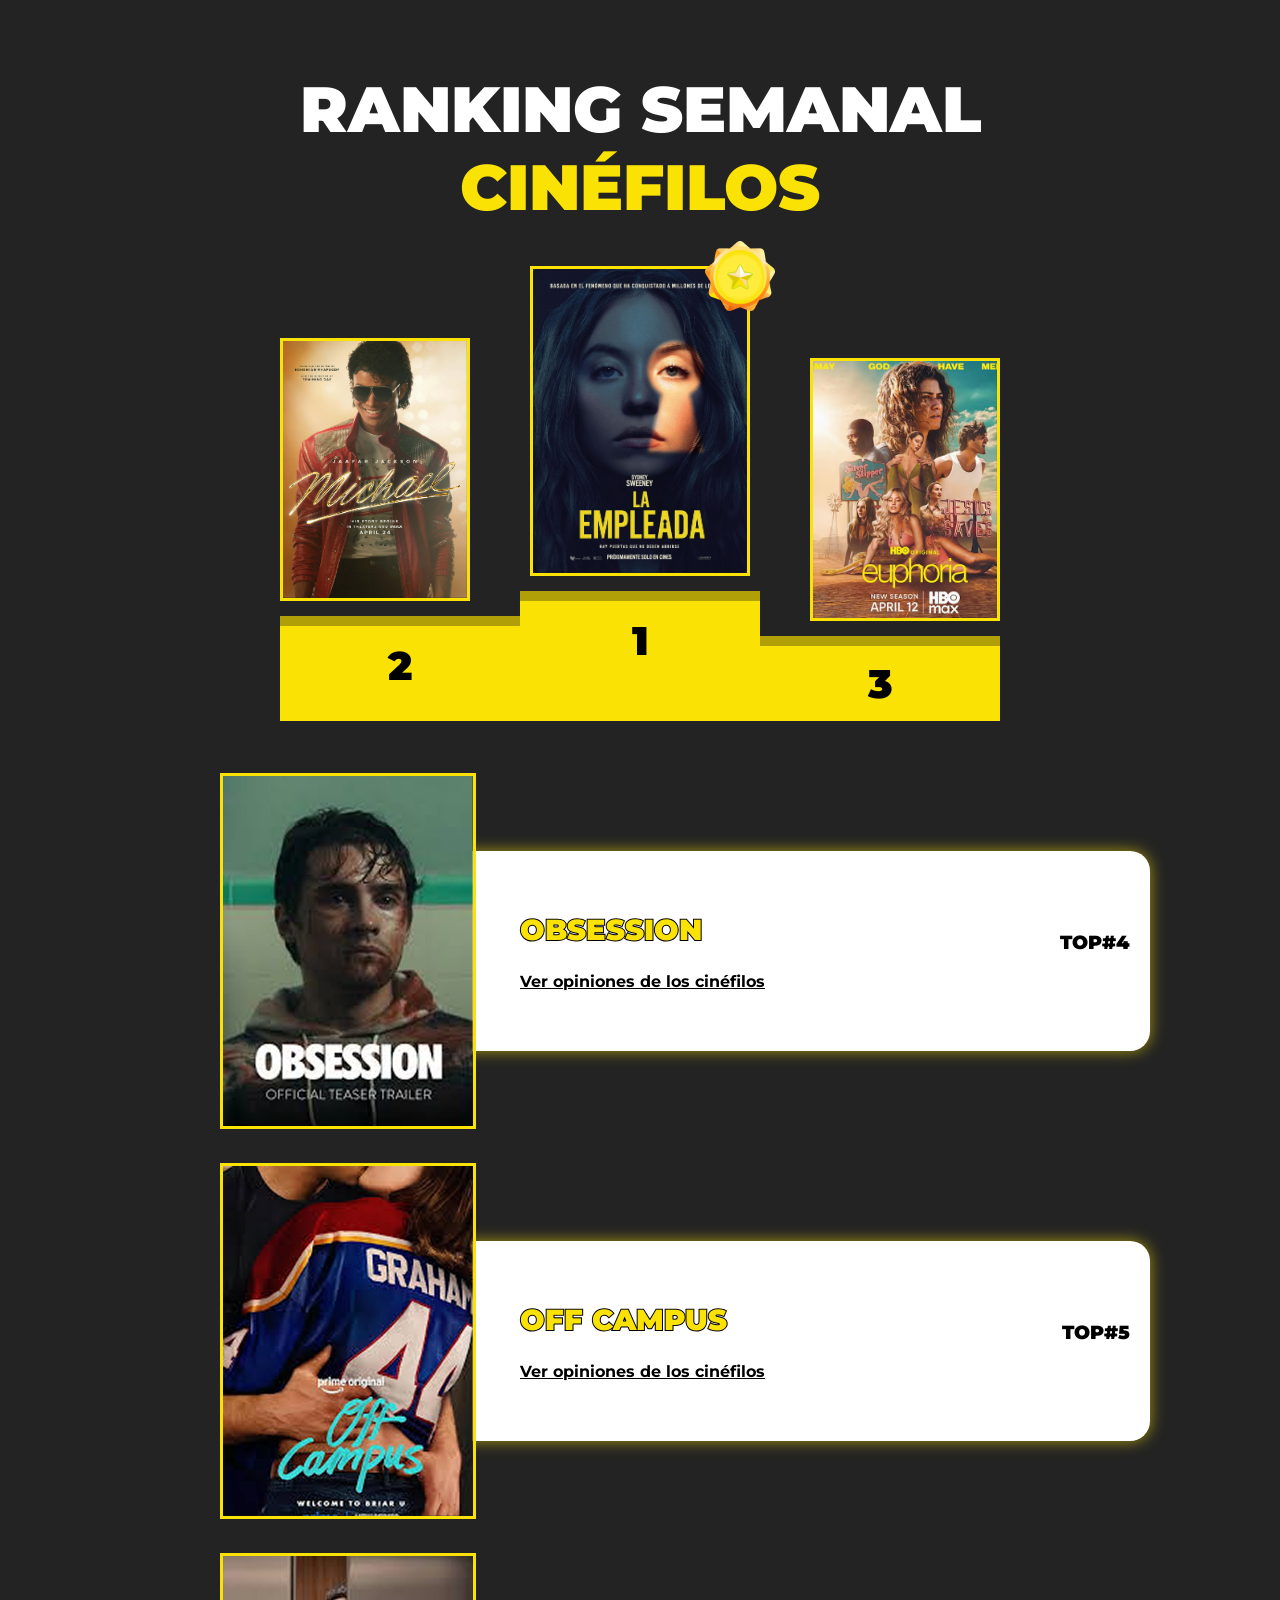
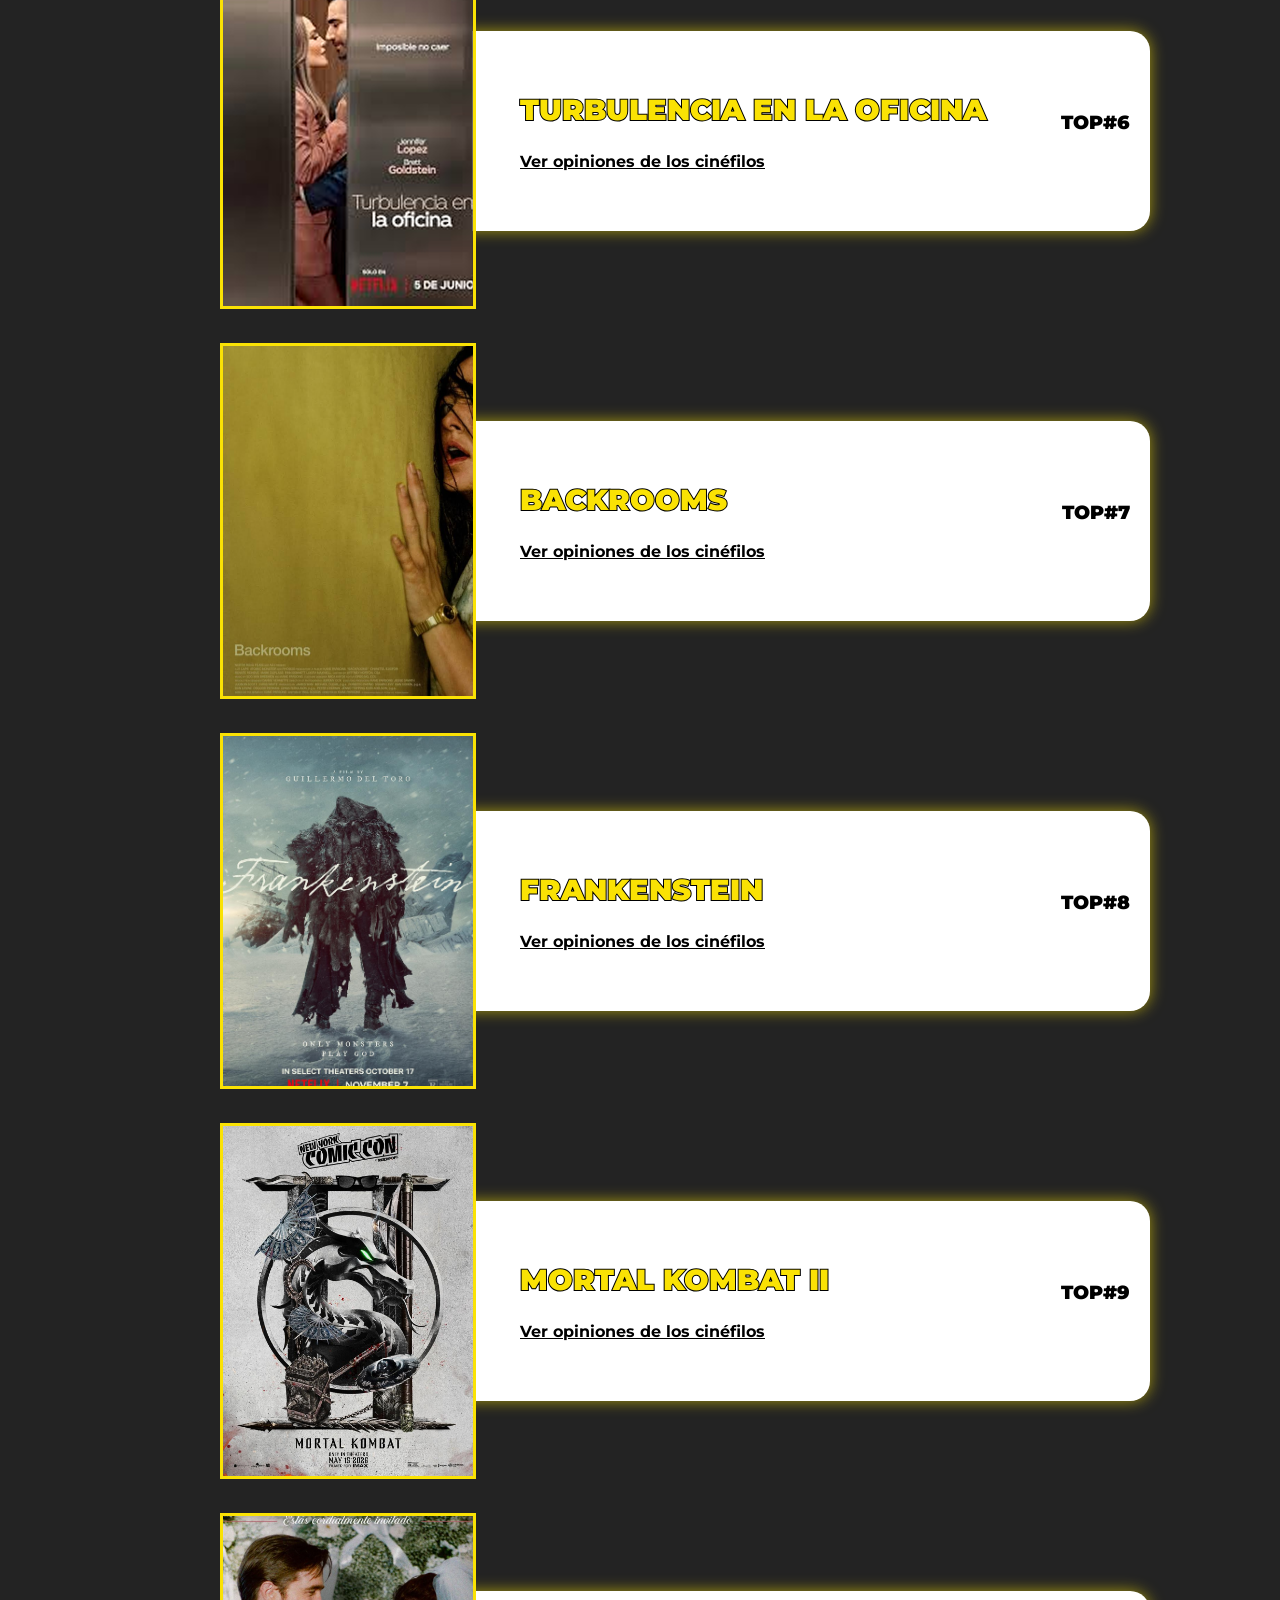
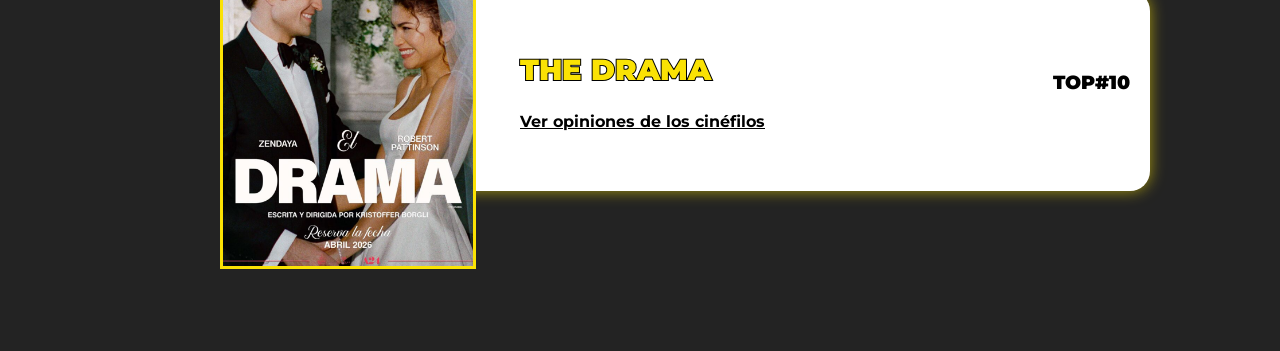
<file: cinefilos!/index.html>
<!DOCTYPE html>
<html lang="es">

<head>
    <meta charset="UTF-8">
    <meta name="viewport" content="width=device-width, initial-scale=1.0">
    <title>Cinéfilos</title>
    <link rel="stylesheet" href="style.css">
    <link href="https://fonts.googleapis.com/css2?family=Poppins:wght@400;600;700&display=swap" rel="stylesheet">
    <link
        href="https://fonts.googleapis.com/css2?family=Montserrat:wght@700&family=Roboto+Slab:wght@400;700&display=swap"
        rel="stylesheet">
</head>

<body>

    <main class="contenedor-rankingsemanal">

        <header class="titulo-sección">
            <h1>RANKING SEMANAL<br><span class="destacado-amarillo">CINÉFILOS</span></h1>

        </header>
        <div class="contenedor-podio">

            <div class="bloque-podio puesto-2">
                <div class="card-podio">
                       <a href="laEmpleada.html">
                    <img src="assets/michael.png" alt="portadaMichael" class="foto-podio">
                    </a>
                </div>
                <div class="escalon-podio">2</div>
            </div>

            <div class="bloque-podio puesto-1">
                <div class="card-podio">
                    <img src="assets/estrellaranking.png" alt="Medalla 1" class="estrella-ganador">
                    <a href="laEmpleada.html">
                        <img src="assets/laempleada.png" alt="portadaLaEmpleada" class="foto-podio">
                    </a>
                </div>
                <div class="escalon-podio">1</div>
            </div>

            <div class="bloque-podio puesto-3">
                <div class="card-podio">
                      <a href="laEmpleada.html">
                    <img src="assets/euphoria.png" alt="portadaEuphoria" class="foto-podio">
                    </a>
                </div>
                <div class="escalon-podio">3</div>
            </div>

        </div>


        <div class="grilla-cards">
            <div class="card-pelicula">
                  <a href="laEmpleada.html">
                <img src="assets/obsession.png" alt="portadaObsession" class="foto-pelicula">
                </a>
                <div class="info-pelicula">
                    <div>
                        <h4>OBSESSION</h4>
                        <a href="laEmpleada.html" class="enlace-opiniones">Ver opiniones de los cinéfilos</a>
                    </div>
                    <p class="top-ranking">TOP#4</p>
                </div>
            </div>


            <div class="card-pelicula">
                <img src="assets/offcampus.png" alt="portadaOffCampus" class="foto-pelicula">
                <div class="info-pelicula">
                    <div>
                        <h4>OFF CAMPUS</h4>
                        <a href="laEmpleada.html" class="enlace-opiniones">Ver opiniones de los cinéfilos</a>
                    </div>
                    <p class="top-ranking">TOP#5</p>
                </div>
            </div>


            <div class="card-pelicula">
                <img src="assets/turbulenciaenlaoficina.png" alt="portadaTurbulencia" class="foto-pelicula">
                <div class="info-pelicula">
                    <div>
                        <h4>TURBULENCIA EN LA OFICINA</h4>
                        <a href="laEmpleada.html" class="enlace-opiniones">Ver opiniones de los cinéfilos</a>
                    </div>
                    <p class="top-ranking">TOP#6</p>
                </div>
            </div>

            <div class="card-pelicula">
                <img src="assets/backrooms.png" alt="portadaBackrooms" class="foto-pelicula">
                <div class="info-pelicula">
                    <div>
                        <h4>BACKROOMS</h4>
                        <a href="laEmpleada.html" class="enlace-opiniones">Ver opiniones de los cinéfilos</a>
                    </div>
                    <p class="top-ranking">TOP#7</p>
                </div>
            </div>
            <div class="card-pelicula">
                <img src="assets/frankenstein.png" alt="portadaFrankenstein" class="foto-pelicula">
                <div class="info-pelicula">
                    <div>
                        <h4>FRANKENSTEIN</h4>
                        <a href="laEmpleada.html" class="enlace-opiniones">Ver opiniones de los cinéfilos</a>
                    </div>
                    <p class="top-ranking">TOP#8</p>
                </div>
            </div>
            <div class="card-pelicula">
                <img src="assets/mortalkombat.png" alt="portadaMortal" class="foto-pelicula">
                <div class="info-pelicula">
                    <div>
                        <h4>MORTAL KOMBAT II</h4>
                        <a href="laEmpleada.html" class="enlace-opiniones">Ver opiniones de los cinéfilos</a>
                    </div>
                    <p class="top-ranking">TOP#9</p>
                </div>
            </div>
            <div class="card-pelicula">
                <img src="assets/thedrama.png" alt="portadaTheDrama" class="foto-pelicula">
                <div class="info-pelicula">
                    <div>
                        <h4>THE DRAMA</h4>
                        <a href="laEmpleada.html" class="enlace-opiniones">Ver opiniones de los cinéfilos</a>
                    </div>
                    <p class="top-ranking">TOP#10</p>
                </div>
            </div>

        </div>
        </div>
    </main>
</body>

</html>
</file>
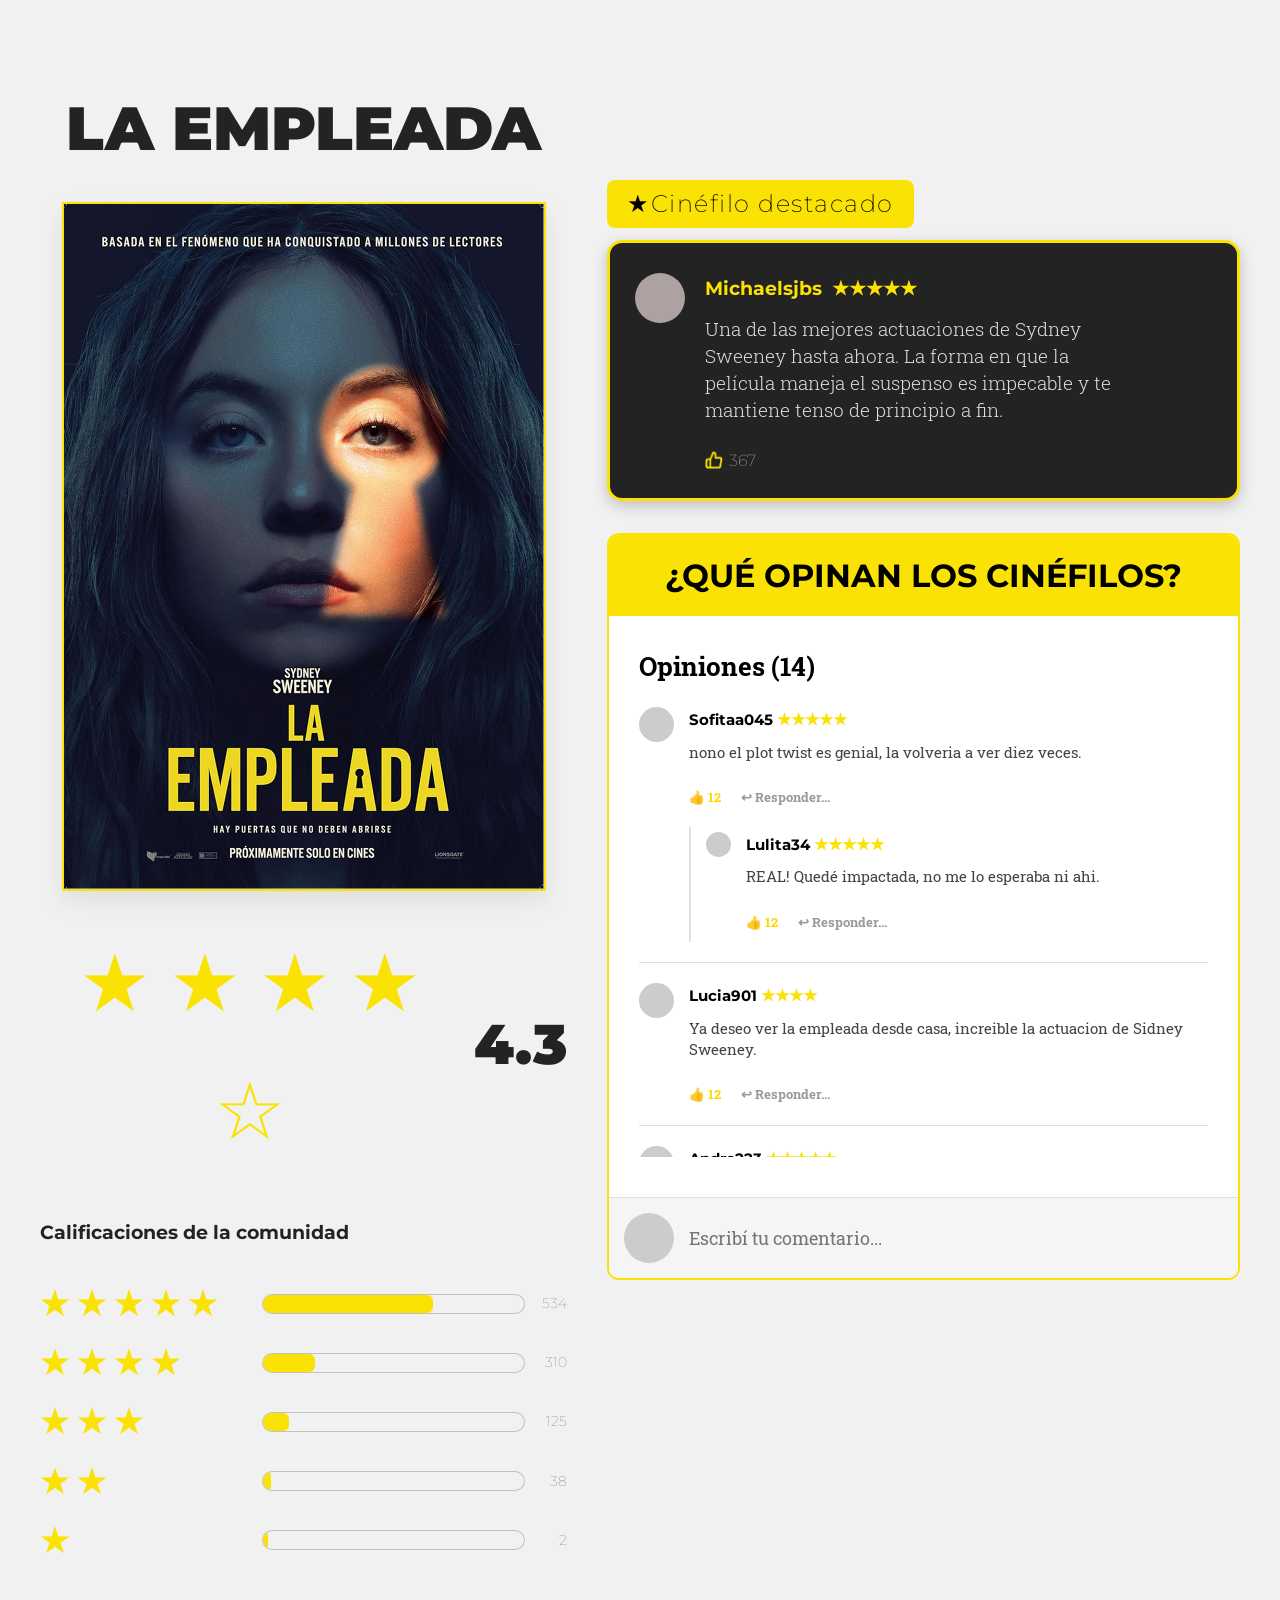
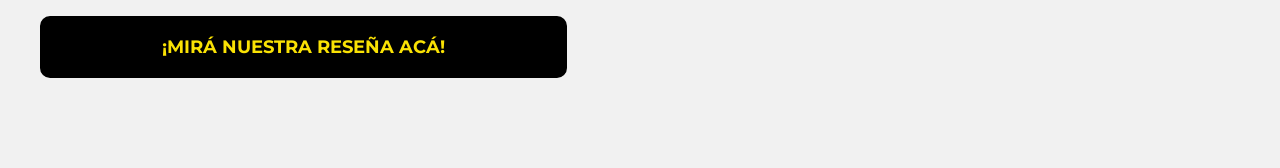
<file: cinefilos!/laEmpleada.html>
<!DOCTYPE html>
<html lang="es">

<head>
    <meta charset="UTF-8">
    <meta name="viewport" content="width=device-width, initial-scale=1.0">
    <title>Opiniones - La Empleada</title>
    <link href="https://fonts.googleapis.com/css2?family=Montserrat:wght@700;900&family=Roboto+Slab:wght@100..900&display=swap" rel="stylesheet">
    <link rel="stylesheet" href="style.css">
    <link rel="stylesheet" href="stylebri.css">
</head>

<body class="pagina-opiniones">

    <div class="pantalla-dividida">

        <aside class="columna-izquierda-fija">
            <div class="cabecera-pelicula">
                <h1>LA EMPLEADA</h1>
                <img src="assets/laempleada.png" alt="portadaLaEmpleada" class="foto-pelicula-comunidad">

                <div class="voto-estático">
                    <div class="estrellas-fijas">
                        <span>★</span>
                        <span>★</span>
                        <span>★</span>
                        <span>★</span>
                        <span class="estrella-vacia">☆</span>
                    </div>
                    <p class="puntaje-promedio"><strong>4.3</strong></p>
                </div>

                <h3 class="subtitulo-calificaciones">Calificaciones de la comunidad</h3>

                <div class="grafico-calificaciones">
                    <div class="fila-barra">
                        <span class="etiqueta-estrella">★★★★★</span>
                        <div class="barra-progreso">
                            <div class="progreso" style="width: 65%;"></div>
                        </div>
                        <span class="numero-votos">534</span>
                    </div>
                    <div class="fila-barra">
                        <span class="etiqueta-estrella">★★★★</span>
                        <div class="barra-progreso">
                            <div class="progreso" style="width: 20%;"></div>
                        </div>
                        <span class="numero-votos">310</span>
                    </div>
                    <div class="fila-barra">
                        <span class="etiqueta-estrella">★★★</span>
                        <div class="barra-progreso">
                            <div class="progreso" style="width: 10%;"></div>
                        </div>
                        <span class="numero-votos">125</span>
                    </div>
                    <div class="fila-barra">
                        <span class="etiqueta-estrella">★★</span>
                        <div class="barra-progreso">
                            <div class="progreso" style="width: 3%;"></div>
                        </div>
                        <span class="numero-votos">38</span>
                    </div>
                    <div class="fila-barra">
                        <span class="etiqueta-estrella">★</span>
                        <div class="barra-progreso">
                            <div class="progreso" style="width: 2%;"></div>
                        </div>
                        <span class="numero-votos">2</span>
                    </div>
                </div> <a href="noticia1.html" class="boton-noticia-laempleada">¡MIRÁ NUESTRA RESEÑA ACÁ!</a>

            </div>
        </aside>

        <section class="columna-derecha-comentarios">

            <div class="contenedor-destacado-bloque">
                <div class="etiqueta-cinefilo-destacado">
                    ★Cinéfilo destacado
                </div>

                <div class="comentario-destacado-box">
                    <div class="contenido-destacado">
                        <div class="avatar avatar-destacado"></div>
                        <div class="texto-comentario">
                            <strong class="nombre-destacado">Michaelsjbs <span class="estrellas-destacadas">★★★★★</span></strong>
                            <p>Una de las mejores actuaciones de Sydney Sweeney hasta ahora. La forma en que la película maneja el suspenso es impecable y te mantiene tenso de principio a fin.</p>

                            <div class="contador-likes-destacado">
                                <img src="assets/Thumbsup.png" alt="" class="icono-thumbsup">
                                <span>367</span>
                            </div>
                        </div>
                    </div>
                </div>

                <div class="opiniones-comunidad" style="border: 2px solid #FAE204; border-radius: 12px; overflow: hidden; background: #ffffff;">
                    
                    <div class="encabezado-comunidad-full" style="background-color: #FAE204; padding: 15px 25px; text-align: center;">
                        <h2 style="color: #000000; font-size: 2rem; font-weight: 700; margin: 0; font-family: 'Montserrat', sans-serif;">¿QUÉ OPINAN LOS CINÉFILOS?</h2>
                    </div>
                    
                    <div class="contenedor-lista-comunidad" style="background: #ffffff; padding: 30px;">
                        <h4 style="color: #000000; font-family: 'Roboto Slab', serif; font-size: 1.6rem; margin: 0 0 20px 0;">Opiniones (14)</h4>
                        
                        <div class="lista-comentarios" id="lista-comentarios">
                            
                            <div class="comentario">
                                <div class="avatar-comentario"><div class="marcador-avatar"></div></div>
                                <div class="texto-comentario">
                                    <strong>Sofitaa045 <span style="color: #FAE204; font-size: 1rem;">★★★★★</span></strong>
                                    <p>nono el plot twist es genial, la volveria a ver diez veces.</p>
                                    <div class="acciones-comentario">
                                        <span class="accion-like">👍 12</span>
                                        <span class="accion-responder">↩ Responder...</span>
                                    </div>
                                    <div class="contenedor-respuestas">
                                        <div class="comentario respuesta">
                                            <div class="avatar-comentario"><div class="marcador-avatar mini"></div></div>
                                            <div class="texto-comentario">
                                                <strong>Lulita34 <span style="color: #FAE204; font-size: 1rem;">★★★★★</span></strong>
                                                <p>REAL! Quedé impactada, no me lo esperaba ni ahi.</p>
                                                <div class="acciones-comentario">
                                                    <span class="accion-like">👍 12</span>
                                                    <span class="accion-responder">↩ Responder...</span>
                                                </div>
                                            </div>
                                        </div>
                                    </div>
                                </div>
                            </div>

                            <div class="comentario">
                                <div class="avatar-comentario"><div class="marcador-avatar"></div></div>
                                <div class="texto-comentario">
                                    <strong>Lucia901 <span style="color: #FAE204; font-size: 1rem;">★★★★</span></strong>
                                    <p>Ya deseo ver la empleada desde casa, increible la actuacion de Sidney Sweeney.</p>
                                    <div class="acciones-comentario">
                                        <span class="accion-like">👍 12</span>
                                        <span class="accion-responder">↩ Responder...</span>
                                    </div>
                                </div>
                            </div>

                            <div class="comentario">
                                <div class="avatar-comentario"><div class="marcador-avatar"></div></div>
                                <div class="texto-comentario">
                                    <strong>Andre223 <span style="color: #FAE204; font-size: 1rem;">★★★★★</span></strong>
                                    <p>Increible sigo en shock.</p>
                                    <div class="acciones-comentario">
                                        <span class="accion-like">👍 12</span>
                                        <span class="accion-responder">↩ Responder...</span>
                                    </div>
                                </div>
                            </div>

                            <div class="comentario">
                                <div class="avatar-comentario"><div class="marcador-avatar"></div></div>
                                <div class="texto-comentario">
                                    <strong>MoraLuna <span style="color: #FAE204; font-size: 1rem;">★★★★★</span></strong>
                                    <p>Jamás imaginé que terminaría así.</p>
                                    <div class="acciones-comentario">
                                        <span class="accion-like">👍 12</span>
                                        <span class="accion-responder">↩ Responder...</span>
                                    </div>
                                </div>
                            </div>

                            <div class="comentario">
                                <div class="avatar-comentario"><div class="marcador-avatar"></div></div>
                                <div class="texto-comentario">
                                    <strong>AnaBel <span style="color: #FAE204; font-size: 1rem;">★★★★</span></strong>
                                    <p>La recomiendo a cualquiera que le gusten los thrillers.</p>
                                    <div class="acciones-comentario">
                                        <span class="accion-like">👍 12</span>
                                        <span class="accion-responder">↩ Responder...</span>
                                    </div>
                                    <div class="contenedor-respuestas">
                                        <div class="comentario respuesta">
                                            <div class="avatar-comentario"><div class="marcador-avatar mini"></div></div>
                                            <div class="texto-comentario">
                                                <strong>EmmaReviews <span style="color: #FAE204; font-size: 1rem;">★★★★</span></strong>
                                                <p>Pensé que estaba sobrevalorada, pero me sorprendió para bien.</p>
                                                <div class="acciones-comentario">
                                                    <span class="accion-like">👍 12</span>
                                                    <span class="accion-responder">↩ Responder...</span>
                                                </div>
                                            </div>
                                        </div>
                                    </div>
                                </div>
                            </div>
                        </div>
                    </div>

                    <div class="area-input-comunidad" style="background-color: #f5f5f5; padding: 15px; border-top: 1px solid #e0e0e0; display: flex; align-items: center; gap: 15px;">
                        <div class="avatar-comentario"><div class="marcador-avatar" style="width: 50px; height: 50px;"></div></div>
                        <input type="text" id="input-comunidad" placeholder="Escribí tu comentario..." style="width: 100%; border: none; background: transparent; font-family: 'Roboto Slab', sans-serif; font-size: 1.1rem; color: #1a1a1a; outline: none;">
                    </div>

                </div>

            </div>
        </section>
    </div>

    <div id="modal-registro" class="superposicion-modal" style="display: none;">
        <div class="contenido-modal modal-chico">
            <button id="cerrar-modal-registro" class="btn-cerrar">&times;</button>
            <div class="cuerpo-modal-registro">
                <h3>Únete a la Comunidad</h3>
                <p>Ingresá tus datos para calificar y dejar tu reseña.</p>
                <form id="formulario-registro-real" class="formulario-estilo">
                    <input type="text" id="reg-nombre" placeholder="Tu Nombre de Usuario" required maxlength="20">
                    <input type="email" id="reg-email" placeholder="Correo electrónico" required>
                    <input type="password" id="reg-pass" placeholder="Contraseña" required>
                    <button type="submit" class="btn-calificar">REGISTRARSE / INGRESAR</button>
                </form>
            </div>
        </div>
    </div>

    <script src="interaccionsofi.js"></script>
</body>

</html>
</file>
<file: cinefilos!/style.css>
body {
    background-color: #232323;
    color: #ffffff;
    margin: 0;
    padding: 30px;
}

h1 {
    font-family: 'Montserrat', sans-serif;
    font-weight: 900;
    font-size: 4rem;
    text-align: center;
    margin: 40px;
}

.titulo-sección h1 .destacado-amarillo {
    color: #FAE204;
}

.contenedor-podio {
    display: flex;
    justify-content: center;
    align-items: flex-end;
    gap: 0;
    max-width: 800px;
    margin: 40px auto;
    padding: 0 20px;
}

.bloque-podio {
    display: flex;
    flex-direction: column;
    align-items: center;
    width: 30%;
}

.card-podio {
    width: 100%;
    margin-bottom: 15px;
    box-sizing: border-box;
    position: relative;
}

.puesto-2 .card-podio {
    padding-right: 50px;
}

.puesto-1 .card-podio {
    padding: 0 10px;
}

.puesto-3 .card-podio {
    padding-left: 50px;
}

.foto-podio {
    width: 100%;
    height: auto;
    display: block;
    border: 3px solid #FAE204;
    box-sizing: border-box;
    transition: transform 0.3s ease, box-shadow 0.3s ease;
}

.card-podio:hover .foto-podio {
    transform: scale(1.02);
    box-shadow: 0 0 20px #fae1043b, 0 0 10px #fffcdcb4;
}

.estrella-ganador {
    position: absolute;
    top: -25px;
    right: -15px;
    width: 70px;
    height: auto;
    z-index: 10;
}

.escalon-podio {
    background-color: #FAE204;
    color: #000000;
    font-family: 'Montserrat', sans-serif;
    font-weight: 900;
    font-size: 2.5rem;
    display: flex;
    justify-content: center;
    align-items: center;
    width: 100%;
    border-top: 10px solid #B09F06;
    box-sizing: border-box;
}

.puesto-2 .escalon-podio {
    height: 105px;
    align-items: flex-start;
    padding-top: 15px;
}

.puesto-1 .escalon-podio {
    height: 130px;
    align-items: flex-start;
    padding-top: 15px;
}

.puesto-3 .escalon-podio {
    height: 85px;
}

.grilla-cards {
    display: flex;
    flex-direction: column;
    align-items: center;
    gap: 30px;
    max-width: 800px;
    margin: 50px auto;
    padding: 0 20px;
}

.info-pelicula h4 {
    font-family: 'Montserrat', sans-serif;
    color: #FAE204;
    font-size: 1.8rem;
    margin: 0;
    text-align: left;
}

.top-ranking {
    font-family: 'Montserrat', sans-serif;
    color: #000000;
    font-weight: 900;
    font-size: 1.2rem;
    margin-top: 0;
}

.enlace-opiniones {
    font-family: 'Montserrat', sans-serif;
    color: #000000;
    text-decoration: underline;
    text-align: left;
    display: inline-block;
    margin-top: 10px;
    font-weight: 700;
    transition: text-shadow 0.3s ease, color 0.3s ease;
}

.enlace-opiniones:hover {
    color: #000000;
    text-shadow: 0 0 8px rgba(250, 226, 4, 0.9), 0 0 3px rgba(250, 226, 4, 0.9);
}

.card-pelicula {
    display: flex;
    align-items: center;
    background-color: #ffffff;
    border-radius: 0 20px 20px 0;
    max-width: 650px;
    height: 200px;
    width: 100%;
    margin: 80px auto;
    position: relative;
    box-shadow: 0 0 15px rgba(250, 226, 4, 0.6);
    padding-left: 260px;
    transition: transform 0.3s ease, box-shadow 0.3s ease;
}

.foto-pelicula {
    position: absolute;
    left: -20px;
    top: 50%;
    transform: translateY(-50%);
    width: 250px;
    height: 350px;
    object-fit: cover;
    border: 3px solid #FAE204;
    z-index: 10;
}

.info-pelicula {
    display: flex;
    align-items: center;
    justify-content: space-between;
    flex-grow: 1;
    padding: 20px;
}

.info-pelicula>div {
    display: flex;
    flex-direction: column;
    gap: 15px;
}

.info-pelicula h4 {
    font-family: 'Montserrat', sans-serif;
    color: #FAE204;
    font-size: 1.8rem;
    font-weight: 900;
    margin: 0;
    text-align: left;
    -webkit-text-stroke: 2px #000000;
    paint-order: stroke fill;
}

.cabecera-pelicula {
    display: flex;
    flex-direction: column;
    align-items: center;
    justify-content: center;
    gap: 20px;
    background-color: transparent;
    padding: 40px 0px;
    border-radius: 0px;
    border: none;
    box-shadow: none;
    width: 100%;
    max-width: 100%;
    margin: 0;
    box-sizing: border-box;
}

.foto-pelicula-comunidad {
    width: 480px;
    height: 685px;
    object-fit: cover;
    border: 2px solid #FAE204;
    box-shadow: 0 10px 25px rgba(0, 0, 0, 0.08);
}

.voto-estático {
    display: flex;
    flex-direction: column;
    align-items: center;
    text-align: center;
    gap: 10px;
}

.estrellas-fijas .estrella-vacia {
    color: #FAE204;
}

.puntaje-promedio {
    font-family: "Montserrat", sans-serif;
    color: #ffffff;
    margin: 0;
    display: flex;
    align-items: baseline;
    gap: 15px;
}

.puntaje-promedio strong {
    font-size: 6rem;
    font-weight: 700;
    line-height: 1;
}

.columna-derecha-comentarios {
    display: flex;
    flex-direction: column;
    width: 100%;
}

.cabecera-opiniones {
    margin-top: 0;
}

.cabecera-opiniones h2 {
    font-family: 'Montserrat', sans-serif;
    color: #1a1a1a;
    font-size: 2rem;
    font-weight: 700;
    margin: 0;
}

.contenedor-comentarios h4 {
    grid-column: span 2;
    text-align: center;
    font-family: 'Roboto Slab';
    color: #ffffff;
    font-size: 1.8rem;
    margin: 0 0 20px 0;
}

.cabecera-opiniones,
.contenedor-comentarios,
.caja-escribir-comentario {
    max-width: 100%;
    margin-left: 0;
    margin-right: 0;
}

.columna-opiniones {
    display: flex;
    flex-direction: column;
    gap: 25px;
}

.comentario-box {
    display: flex;
    align-items: flex-start;
    gap: 15px;
}

.comentario-box.respuesta {
    margin-left: 45px;
}

.avatar {
    width: 60px;
    height: 60px;
    background-color: #AEA1A1;
    border-radius: 50%;
    flex-shrink: 0;
}

.avatar-chico {
    width: 40px !important;
    height: 40px !important;
}

.texto-comentario {
    display: flex;
    flex-direction: column;
    gap: 4px;
    font-family: 'Roboto Slab';
    color: #ffffff;
}

.texto-comentario strong {
    font-size: 1.1rem;
    font-weight: 700;
}

.texto-comentario p {
    margin: 0;
    color: #cccccc;
    font-size: 0.95rem;
}

.avatar-escribir {
    width: 50px;
    height: 50px;
    background-color: #aea1a1;
    border-radius: 50%;
    flex-shrink: 0;
}

#input-nuevo-comentario {
    width: 100%;
    border: none;
    background: transparent;
    font-family: 'Roboto Slab', sans-serif;
    font-size: 1.1rem;
    color: #1a1a1a;
    outline: none;
}

#input-nuevo-comentario::placeholder {
    color: #8c8c8c;
    font-style: italic;
}

body.pagina-opiniones {
    background-color: #F1F1F1;
    color: #232323;
}

.pagina-opiniones .pantalla-dividida {
    display: grid;
    grid-template-columns: 1fr 1.2fr;
    gap: 40px;
    max-width: 1300px;
    margin: 0 auto;
    padding: 40px 40px 50px 40px;
    align-items: start;
}

.pagina-opiniones .columna-izquierda-fija {
    position: sticky;
    top: 20px;
}

.pagina-opiniones .cabecera-pelicula {
    display: flex;
    flex-direction: column;
    align-items: center;
    justify-content: center;
    gap: 20px;
    background-color: transparent;
    padding: 40px 0px;
    border-radius: 0px;
    border: none;
    box-shadow: none;
    width: 100%;
    max-width: 100%;
    margin: 0;
    box-sizing: border-box;
}

.pagina-opiniones .cabecera-pelicula h1 {
    font-size: 3.8rem;
    margin: 0 0 5px 0;
    text-align: center;
    width: 100%;
    color: #232323;
    font-weight: 900;
}

.pagina-opiniones .voto-estático {
    display: flex;
    flex-direction: row;
    align-items: center;
    justify-content: center;
    gap: 15px;
    margin-top: 5px;
    width: 100%;
}

.pagina-opiniones .puntaje-promedio strong {
    font-size: 3.5rem;
    font-weight: 900;
    color: #232323;
    line-height: 1;
}

.pagina-opiniones .estrellas-fijas {
    font-size: 5rem;
    color: #FAE204;
    letter-spacing: -1px;
    margin-bottom: 0;
}

.pagina-opiniones .subtitulo-calificaciones {
    font-family: 'Montserrat', sans-serif;
    color: #232323;
    font-size: 1.2rem;
    font-weight: 700;
    margin: 25px 0 5px 0;
    width: 100%;
    text-align: left;
}

.pagina-opiniones .grafico-calificaciones {
    width: 100%;

    padding-top: 5px;
    display: flex;
    flex-direction: column;
    gap: 8px;
}

.pagina-opiniones .fila-barra {
    display: flex;
    align-items: center;
    justify-content: space-between;
    width: 100%;
    font-family: 'Montserrat', sans-serif;
    font-size: 0.9rem;
}

.pagina-opiniones .etiqueta-estrella {
    color: #FAE204;
    font-weight: 700;
    width: 210px;
    text-align: left;
    letter-spacing: 8px;
    font-size: 2rem;
}

.pagina-opiniones .barra-progreso {
    flex-grow: 1;
    height: 18px;
    background-color: #F1F1F1;
    border-radius: 15px;
    margin: 0 12px;
    overflow: hidden;
    border: 1px solid rgba(0, 0, 0, 0.2);
}

.pagina-opiniones .progreso {
    height: 100%;
    background-color: #FAE204;
    border-radius: 6px;
}

.pagina-opiniones .numero-votos {
    color: #666666;
    font-weight: lighter;
    width: 30px;
    text-align: right;
}

.pagina-opiniones .boton-noticia-laempleada {
    font-family: 'Montserrat', sans-serif;
    background-color: #000000;
    color: #FAE204;
    font-weight: 700;
    font-size: 1.1rem;
    text-decoration: none;
    text-align: center;
    display: inline-block;
    margin-top: 30px;
    width: 100%;
    padding: 15px 0;
    border-radius: 10px;
    border: 2px solid #000000;
    box-sizing: border-box;
    transition: background-color 0.3s ease, color 0.3s ease, border-color 0.3s ease;
}

.pagina-opiniones .boton-noticia-laempleada:hover {
    background-color: #FAE204;
    color: #000000;
    border: 2px solid #232323;
}

.pagina-opiniones .cabecera-opiniones h2 {
    color: #000000;
    font-size: 2rem;
    font-weight: 700;
    background-color: #FAE204;
    padding: 15px 25px;
    text-align: center;
    display: block;
    margin-left: -30px;
    margin-right: -30px;
    margin-top: 0;
    border-radius: 10px 10px 0 0;
}

.pagina-opiniones .caja-seccion-opiniones {
    background-color: #ffffff;
    border: 2px solid #FAE204;
    border-radius: 12px;
    padding: 0px 30px 30px 30px;
    box-sizing: border-box;
}

.pagina-opiniones .contenedor-comentarios h4 {
    color: #000000;
    text-align: left;
    font-size: 1.6rem;
    margin: 20px 0;
    font-family: 'Roboto Slab', serif;
}

.pagina-opiniones .texto-comentario {
    color: #232323;
}

.pagina-opiniones .texto-comentario strong {
    color: #000000;
}

.pagina-opiniones .texto-comentario p {
    color: #444444;
}

.pagina-opiniones .caja-escribir-comentario {
    display: flex;
    align-items: center;
    gap: 15px;
    background-color: #f5f5f5;
    padding: 15px;
    border-radius: 30px;
    border: 1px solid #e0e0e0;
    margin-top: 30px;
}

.pagina-opiniones #input-nuevo-comentario {
    color: #232323;
}

.pagina-opiniones .contenedor-destacado-bloque {
    margin-bottom: 45px;
    width: 100%;
}

.pagina-opiniones .etiqueta-cinefilo-destacado {
    background-color: #FAE204;
    color: #000000;
    font-family: 'Montserrat', sans-serif;
    font-weight: 200;
    font-size: 1.5rem;
    letter-spacing: 1.5px;
    padding: 5px 20px;
    border-radius: 8px;
    display: inline-block;
    margin-bottom: 12px;
    margin-top: 140px;
}

.pagina-opiniones .comentario-destacado-box {
    background-color: #232323;
    border: 3px solid #FAE204;
    border-radius: 15px;
    padding: 30px 25px 25px 25px;
    margin-bottom: 32px;
    position: relative;
    box-shadow: 0 5px 15px rgba(0, 0, 0, 0.2);
    box-sizing: border-box;
    width: 100%;
}

.pagina-opiniones .contenido-destacado {
    display: flex;
    align-items: flex-start;
    gap: 20px;
    padding-right: 80px;
}

.pagina-opiniones .comentario-destacado-box .texto-comentario strong {
    color: #ffffff;
    font-size: 1.2rem;
    display: flex;
    align-items: center;
    gap: 10px;
}

.pagina-opiniones .comentario-destacado-box .estrellas-usuario {
    color: #FAE204;
    font-size: 1rem;
}

.pagina-opiniones .comentario-destacado-box .texto-comentario p {
    color: #dddddd;
    font-size: 1.2rem;
    font-weight: 300;
    margin-top: 8px;
}

.pagina-opiniones .avatar-destacado {
    width: 50px;
    height: 50px;
    border: none;
}

.pagina-opiniones .contador-likes-destacado {
    display: flex;
    align-items: center;
    gap: 6px;
    margin-top: 10px;
}

.pagina-opiniones .contador-likes-destacado span {
    font-family: 'Montserrat', sans-serif;
    color: #ffffff;
    font-weight: 700;
    font-size: 1.1rem;
}

.pagina-opiniones .icono-thumbsup {
    width: 18px;
    height: auto;
    object-fit: contain;
}

.pagina-opiniones .contador-likes-destacado span {
    font-family: 'Montserrat', sans-serif;
    color: #dddddd;
    font-weight: lighter;
    font-size: 1rem;
}

.pagina-opiniones .comentario-destacado-box .texto-comentario .nombre-destacado {
    color: #FAE204;
}

.pagina-opiniones .comentario-box {
    border-bottom: 2px solid #FAE204;
    padding-bottom: 20px;
    margin-bottom: 5px;
}

.pagina-opiniones .columna-opiniones .comentario-box:last-of-type {
    border-bottom: none;
    padding-bottom: 0;
}

.pagina-opiniones .texto-comentario .nombre-usuario {
    font-family: 'Roboto Slab', sans-serif;
    color: #000000;
    font-weight: 700;
    font-size: 1.1rem;
    display: flex;
    align-items: center;
    gap: 8px;
}

.pagina-opiniones .estrellas-comentario {
    color: #FAE204;
    font-size: 1rem;
    letter-spacing: 1px;
}

.pagina-opiniones .comentario-box .avatar {
    width: 40px;
    height: 40px;
}

.pagina-opiniones .comentario-box.respuesta .avatar-chico {
    width: 35px !important;
    height: 35px !important;
}

.pagina-opiniones .acciones-comentario {
    display: flex;
    align-items: center;
    gap: 20px;
    margin-top: 10px;
}

.pagina-opiniones .likes-comentario {
    display: flex;
    align-items: center;
    gap: 6px;
}

.pagina-opiniones .icono-likes {
    width: 16px;
    height: auto;
    object-fit: contain;
}

.pagina-opiniones .likes-comentario span {
    font-family: 'Montserrat', sans-serif;
    font-size: 0.9rem;
    color: #6b6b6b;
    font-weight: 300;
}

.pagina-opiniones .boton-responder {
    background: none;
    border: none;
    font-family: 'Roboto Slab', serif;
    font-size: 0.9rem;
    color: #444444;
    cursor: pointer;
    padding: 0;
    font-weight: 200;
    transition: color 0.2s ease;
}

.pagina-opiniones .boton-responder:hover {
    color: #000000;
    text-decoration: underline;
}

@media (max-width: 768px) {
    body {
        padding: 15px;
    }

    h1 {
        font-size: 1.8rem;
        margin: 20px 0;
    }

    .contenedor-podio {
        gap: 0;
        max-width: 100%;
        margin: 20px auto;
        padding: 0 10px;
    }

    .bloque-podio {
        width: 33.33%;
    }

    .foto-podio {
        border-width: 2px;
    }

    .escalon-podio {
        font-size: 1.2rem;
        border-top-width: 5px;
    }

    .puesto-2 .escalon-podio {
        height: 50px;
        padding-top: 8px;
    }

    .puesto-1 .escalon-podio {
        height: 65px;
        padding-top: 8px;
    }

    .puesto-3 .escalon-podio {
        height: 40px;
    }

    .puesto-2 .card-podio {
        padding-right: 20px;
    }

    .puesto-1 .card-podio {
        padding: 0 5px;
    }

    .puesto-3 .card-podio {
        padding-left: 20px;
    }

    .estrella-ganador {
        top: -15px;
        right: -8px;
        width: 35px;
    }

    .grilla-cards {
        gap: 15px;
        margin: 25px auto;
        padding: 0 10px;
        max-width: 100%;
    }

    .card-pelicula {
        display: flex;
        align-items: center;
        background-color: #ffffff;
        border-radius: 0 20px 20px 0;
        max-width: 280px;
        height: 75px;
        width: 100%;
        margin: 35px auto;
        position: relative;
        box-shadow: 0 0 15px rgba(250, 226, 4, 0.6);
        padding-left: 100px;
        transition: transform 0.3s ease, box-shadow 0.3s ease;
    }

    .foto-pelicula {
        position: absolute;
        left: -5px;
        top: 50%;
        transform: translateY(-50%);
        width: 90px;
        height: 130px;
        object-fit: cover;
        border: 2px solid #FAE204;
        z-index: 10;
    }

    .info-pelicula {
        padding: 10px;
        gap: 5px;
    }

    .info-pelicula>div {
        gap: 5px;
    }

    .info-pelicula h4 {
        font-size: 0.9rem;
        -webkit-text-stroke: 1px #000000;
    }

    .top-ranking {
        font-size: 0.7rem;
    }

    .enlace-opiniones {
        font-size: 0.65rem;
        margin-top: 5px;
    }

    .pagina-opiniones .pantalla-dividida {
        grid-template-columns: 1fr;
        padding: 10px 5px;
        gap: 20px;
    }

    .pagina-opiniones .columna-izquierda-fija {
        position: relative;
        top: 0;
    }

    .pagina-opiniones .cabecera-pelicula {
        padding: 10px 0;
        gap: 10px;
    }

    .pagina-opiniones .cabecera-pelicula h1 {
        font-size: 2rem;
    }

    .pagina-opiniones .foto-pelicula-comunidad {
        width: 100%;
        max-width: 300px;
        height: auto;
    }

    .pagina-opiniones .etiqueta-estrella {
        font-size: 1.1rem;
        letter-spacing: 2px;
        margin-right: 5px;
    }

    .pagina-opiniones .etiqueta-cinefilo-destacado {
        margin-top: 10px;
        font-size: 1rem;
        padding: 3px 10px;
    }

    .pagina-opiniones .comentario-destacado-box {
        padding: 15px;
        margin-bottom: 20px;
    }

    .pagina-opiniones .contenido-destacado {
        padding-right: 0;
        flex-direction: row;
        align-items: flex-start;
        gap: 15px;
    }

    .pagina-opiniones .avatar-destacado {
        width: 50px;
        height: 50px;
        border: none;
        flex-shrink: 0;
    }

    .pagina-opiniones .cabecera-opiniones h2 {
        font-size: 1.2rem;
        margin-left: -15px;
        margin-right: -15px;
        padding: 10px;
    }

    .pagina-opiniones .caja-seccion-opiniones {
        padding: 0 15px 15px 15px;
    }

    .pagina-opiniones .comentario-destacado-box .texto-comentario p {
        color: #dddddd;
        font-size: 15px;
        font-weight: 300;
        margin-top: 8px;
    }

    .pagina-opiniones .texto-comentario p {
        color: #444444;
        font-size: 13px;
    }

    .pagina-opiniones .comentario-box.respuesta {
        margin-left: 15px;
    }

    .pagina-opiniones .estrellas-fijas {
        font-size: 2.5rem;
    }

    .pagina-opiniones .puntaje-promedio strong {
        font-size: 2.5rem;
    }
}
</file>
<file: cinefilos!/stylebri.css>
:root {
    --primary-yellow: #FFD700;
    --text-dark: #333333;
    --text-light: #666666;
    --bg-dark: #2C2C2C;
    --bg-light: #F9F9F9;
    --border-color: #E0E0E0;
}

body {
    font-family: 'Roboto Slab', serif;
    color: var(--text-dark);
    line-height: 1.6;
    margin: 0;
    padding: 0;
    background-color: #ffffff;
}

.contenedor-articulo {
    max-width: 1200px;
    width: 100%;
    margin: 0 auto;
    background: white;
    padding: 15px 5% 40px 5%;
    box-sizing: border-box;
}

/* --- CABECERA Y META INFO --- */
.encabezado-articulo h1 {
    font-family: 'Montserrat', sans-serif;
    font-weight: 700;
    text-align: center;   
    line-height: 1.1; 
    margin-bottom: 40px;
    font-size: 64px; 
    color: #000000;
}

.info-meta-container {
    display: flex;
    justify-content: space-between;
    align-items: center;
    margin-bottom: 25px;
    padding: 0 10px;
}

.info-autor {
    display: flex;
    align-items: center;
    gap: 10px;
    flex: 1;
}

.marcador-avatar {
    width: 35px;
    height: 35px;
    border-radius: 50%;
    background-color: #ccc;
}

.texto-gris {
    color: #777777;
    font-size: 0.9rem;
    font-weight: 600;
}

.texto-amarillo {
    color: var(--primary-yellow);
    font-weight: 600;
}

.info-fecha {
    flex: 1;
    text-align: center;
    color: #999999;
    font-size: 0.85rem;
    font-weight: 600;
}

.info-estadisticas {
    flex: 1;
    display: flex;
    justify-content: flex-end;
    align-items: center;
    gap: 15px;
    color: #777777;
    font-size: 0.9rem;
    font-weight: 600;
}

.stat-item {
    display: flex;
    align-items: center;
    gap: 5px;
}

.icono-amarillo {
    width: 18px;
    height: 18px;
    color: var(--primary-yellow);
}

.contenedor-etiqueta {
    display: flex;
    justify-content: center;
    align-items: center;
    gap: 12px;
    margin-bottom: 35px;
}

.etiqueta-destacada {
    background-color: var(--primary-yellow);
    color: #000000;
    font-family: 'Montserrat', sans-serif;
    font-weight: 700;
    font-size: 0.9rem;
    padding: 10px 25px;
    border-radius: 4px; 
}

.icono-medalla { font-size: 1.5rem; }

.imagen-principal {
    width: 100%;
    height: auto;
    max-height: 600px;
    object-fit: cover;
    margin-top: 20px;
    margin-bottom: 30px;
}

.contenedor-video {
    position: relative;
    width: 100%;
    aspect-ratio: 16 / 9; 
    margin: 20px 0;
    border-radius: 8px;
    overflow: hidden; 
    background-color: #000; 
}

.contenedor-video iframe {
    position: absolute;
    top: 0;
    left: 0;
    width: 100%;
    height: 100%;
    border: none;
}

/* --- TIPOGRAFÍA ARTÍCULO --- */
.contenido-articulo h3 {
    font-family: 'Montserrat', sans-serif !important;
    font-weight: 700;
    font-size: 1.5rem;
    color: #000000;
    margin-top: 35px;
    margin-bottom: 5px;
}

.contenido-articulo p {
    font-family: 'Roboto Slab', serif !important;
    font-weight: 400;
    color: #333333;
    font-size: 22px; /* <--- ACÁ ESTÁ EL CAMBIO A 22px PARA LOS PÁRRAFOS */
    line-height: 1.6;
}

.contenido-articulo p.texto-destacado {
    font-weight: 700 !important;
    font-size: 26px !important; /* Ajustado ligeramente para mantener la jerarquía */
    color: #000000 !important;
    line-height: 1.4;
    margin-bottom: 20px;
}

/* --- SECCIÓN INTERACTIVA NUEVA (FONDO OSCURO) --- */
.seccion-interactiva {
    background-color: #2C2C2C; 
    margin: 50px -5.4%; 
    padding: 60px 5%;
    display: flex;
    gap: 30px;
    align-items: flex-start; 
}

/* CAJA IZQUIERDA (BLANCA) */
.tarjeta-resena {
    background: #FFFFFF;
    padding: 20px 40px 40px 40px;
    flex: 1;
    text-align: center;
    position: relative;
    margin-top: 80px; 
}

.poster-pelicula {
    width: 150px;
    position: absolute;
    top: -90px;
    left: 50%;
    transform: translateX(-50%);
    box-shadow: 0 4px 15px rgba(0,0,0,0.5);
    border: 1px solid #444; 
}

.contenido-resena { 
    margin-top: 90px; /* <--- ACÁ ESTÁ EL CAMBIO: Reducido de 140px a 90px para quitar el hueco */
}

.titulo-resena {
    font-family: 'Montserrat', sans-serif;
    font-weight: 700;
    font-size: 1.2rem;
    margin-bottom: 10px;
}

.estrellas-interactivas {
    color: transparent;
    -webkit-text-stroke: 2px var(--primary-yellow);
    font-size: 2.8rem;
    margin: 10px 0 25px 0;
    cursor: pointer;
    user-select: none;
    letter-spacing: 5px;
}

.estrellas-interactivas span.activa {
    color: var(--primary-yellow);
    -webkit-text-stroke: 0px;
}

.btn-calificar {
    background: var(--primary-yellow);
    color: #000;
    border: none;
    padding: 12px 30px;
    border-radius: 25px;
    font-weight: 700;
    cursor: pointer;
    font-family: 'Montserrat', sans-serif;
    display: block;
    width: 80%;
    margin: 0 auto 15px auto;
}

.btn-comentario {
    background: #000000;
    color: #FFFFFF;
    border: none;
    padding: 10px 30px;
    border-radius: 25px;
    font-weight: 700;
    cursor: pointer;
    font-family: 'Montserrat', sans-serif;
    font-size: 0.8rem;
    display: block;
    width: 80%;
    margin: 0 auto;
}

.formulario-comentario-desplegable {
    margin-top: 25px;
    text-align: left;
    animation: fadeIn 0.4s ease;
}

.nombre-usuario-resena {
    font-family: 'Montserrat', sans-serif;
    font-weight: 700;
    font-size: 1.1rem;
    color: #000;
    margin-bottom: 8px;
    margin-left: 5px;
}

.envoltura-textarea-gris {
    position: relative;
    background-color: #D9D9D9; 
    padding: 15px;
}

#input-comentario-resena {
    width: 100%;
    background-color: transparent;
    border: none;
    resize: none;
    height: 80px;
    font-family: 'Roboto Slab', serif;
    font-size: 0.95rem;
    color: #444;
    box-sizing: border-box;
}

#input-comentario-resena:focus { outline: none; }

.contador-caracteres {
    position: absolute;
    bottom: 10px;
    right: 15px;
    font-size: 0.8rem;
    color: #888;
}

.envoltura-enviar {
    display: flex;
    justify-content: flex-end;
    margin-top: 10px;
}

.btn-enviar-resena {
    background-color: #000;
    color: var(--primary-yellow);
    border: none;
    padding: 6px 30px;
    border-radius: 15px;
    font-family: 'Montserrat', sans-serif;
    font-weight: 700;
    font-size: 0.9rem;
    cursor: pointer;
}

/* CAJA DERECHA (COMUNIDAD) */
.opiniones-comunidad {
    background: #F4F4F4;
    color: #000000;
    flex: 1.2;
    display: flex;
    flex-direction: column;
    box-sizing: border-box;
}

.encabezado-comunidad-full {
    background-color: var(--primary-yellow);
    padding: 20px;
    text-align: left;
}

.encabezado-comunidad-full h4 {
    font-family: 'Montserrat', sans-serif;
    font-size: 1.6rem;
    font-weight: 700;
    margin: 0;
    color: #000;
}

.contenedor-lista-comunidad {
    padding: 20px;
    background: #F4F4F4;
}

.contador-comentarios-total {
    display: block;
    font-family: 'Montserrat', sans-serif;
    font-size: 1.1rem;
    font-weight: 700;
    margin-bottom: 20px;
    color: #000;
}

.lista-comentarios {
    max-height: 450px;
    overflow-y: auto;
}

.comentario {
    display: flex;
    gap: 15px;
    padding: 0 0 20px 0;
    border-bottom: 1px solid #DDDDDD;
    margin-bottom: 20px;
    align-items: flex-start;
}

.comentario.destacado {
    border: 2px solid var(--primary-yellow);
    background: #FFFFFF;
    border-radius: 10px;
    padding: 15px;
    box-shadow: 0 4px 10px rgba(0,0,0,0.1);
    margin-bottom: 20px;
}

.nombre-destacado {
    color: var(--primary-yellow);
    font-family: 'Montserrat', sans-serif;
    font-size: 1.1rem;
    text-shadow: 0.5px 0.5px 0px rgba(0,0,0,0.2);
}

.etiqueta-destacado {
    background-color: var(--primary-yellow);
    color: #000;
    font-size: 0.7rem;
    font-weight: 700;
    padding: 3px 8px;
    border-radius: 12px;
    margin-left: 10px;
}

.texto-comentario { flex-grow: 1; }
.texto-comentario strong { font-family: 'Montserrat', sans-serif; font-size: 0.95rem; }

.texto-comentario p {
    font-family: 'Roboto Slab', serif;
    font-size: 0.95rem;
    margin: 5px 0 10px 0;
    color: #555;
    line-height: 1.4;
}

/* LIKE, HOVER Y RESPUESTAS */
.acciones-comentario {
    display: flex;
    align-items: center;
    gap: 20px;
    font-size: 0.8rem;
    font-weight: 700;
    color: #999;
    user-select: none;
}

.accion-like { 
    color: var(--primary-yellow); 
    cursor: pointer; 
    transition: transform 0.2s ease, color 0.2s ease;
    display: inline-block;
}

.accion-like:hover { transform: scale(1.15); color: #e5c100; }
.accion-like.like-activo { color: #e56b00; }

.accion-responder { cursor: pointer; transition: color 0.2s ease; }
.accion-responder:hover { color: var(--primary-yellow); text-decoration: underline; }

.contenedor-respuestas { margin-top: 15px; padding-left: 15px; border-left: 2px solid #E0E0E0; }
.comentario.respuesta { border-bottom: none; padding: 5px 0 10px 0; margin-bottom: 0; }
.marcador-avatar.mini { width: 25px; height: 25px; }

.caja-input-respuesta { display: flex; gap: 10px; margin-top: 10px; }

.caja-input-respuesta input {
    flex: 1;
    padding: 8px 12px;
    border: 1px solid #ccc;
    border-radius: 20px;
    font-size: 0.85rem;
    font-family: inherit;
}

.caja-input-respuesta input:focus { outline: none; border-color: #999; }

.btn-enviar-subrespuesta {
    background: #000;
    color: var(--primary-yellow);
    border: none;
    padding: 5px 15px;
    border-radius: 20px;
    font-weight: bold;
    cursor: pointer;
}

.area-input-comunidad { background: #D9D9D9; padding: 20px; margin-top: 10px; }
.area-input-comunidad input { width: 100%; background-color: transparent; border: none; padding: 10px 0; font-family: inherit; font-size: 0.9rem; color: #666; }
.area-input-comunidad input:focus { outline: none; }

/* --- MODALES GENERALES --- */
.superposicion-modal {
    position: fixed;
    top: 0;
    left: 0;
    width: 100vw;
    height: 100vh;
    background-color: rgba(0, 0, 0, 0.76);
    z-index: 1000;
    display: flex; 
    justify-content: center;
    align-items: center;
}

.contenido-modal {
    background-color: #FAFAFA;
    border: 4px solid var(--primary-yellow);
    border-radius: 20px;
    padding: 40px;
    max-width: 900px;
    width: 90%;
    position: relative;
}

.modal-chico { max-width: 440px !important; text-align: center; padding: 35px 25px; }
.modal-chico h3 { font-family: 'Montserrat', sans-serif; font-size: 1.6rem; margin: 0 0 10px 0; }

.btn-cerrar {
    position: absolute;
    top: 15px;
    right: 20px;
    font-size: 30px;
    font-weight: bold;
    color: #333;
    background: none;
    border: none;
    cursor: pointer;
}

.formulario-estilo { display: flex; flex-direction: column; gap: 15px; margin-top: 20px; }
.formulario-estilo input { padding: 12px; border: 1px solid #ccc; border-radius: 8px; font-family: inherit; }

@keyframes fadeIn {
    from { opacity: 0; transform: translateY(-10px); }
    to { opacity: 1; transform: translateY(0); }
}

/* --- ESTILOS DEL MODAL PODIO --- */
.modal-podio {
    border-width: 5px;
    border-radius: 40px;
    text-align: center;
    padding: 40px 50px;
    max-width: 650px;
}

.mensaje-exito-podio {
    font-family: 'Montserrat', sans-serif;
    font-weight: 700;
    font-size: 1.3rem;
    margin-bottom: 5px;
    color: #000;
}

.texto-verde { color: #00B341; } 

.titulo-podio {
    font-family: 'Montserrat', sans-serif;
    font-size: 2.2rem;
    line-height: 1.1;
    margin-top: 0;
    margin-bottom: 40px;
    color: #000;
}

.contenedor-podio {
    display: flex;
    align-items: flex-end;
    justify-content: center;
    margin-bottom: 30px;
    gap: 0; 
}

.item-podio {
    display: flex;
    flex-direction: column;
    align-items: center;
}

.poster-podio {
    width: 120px;
    height: auto;
    margin-bottom: 0;
    display: block; 
}

.border-amarillo {
    border: 2px solid var(--primary-yellow);
}

.poster-destacado {
    width: 150px;
    border-width: 3px;
}

.base-podio {
    background-color: var(--primary-yellow);
    width: 100%;
    display: flex;
    justify-content: center;
    align-items: center;
    font-family: 'Montserrat', sans-serif;
    font-weight: 700;
    font-size: 1.8rem;
    color: #000;
}

.base-1 { height: 70px; width: 156px; }
.base-2 { height: 45px; width: 124px; }
.base-3 { height: 35px; width: 124px; }

.enlace-ranking {
    font-family: 'Montserrat', sans-serif;
    font-weight: 700;
    font-size: 1.2rem;
    color: #000;
    text-decoration: none;
}

.enlace-ranking:hover { text-decoration: underline; }

/* --- RECOMENDACIONES Y PIE --- */
.recomendaciones { margin-top: 40px; }
.recomendaciones h3 { font-family: 'Montserrat', sans-serif; font-weight: 700; }
.cuadricula-recomendaciones { display: flex; gap: 20px; margin-top: 20px; }

.caja-recomendacion {
    background-color: #E0E0E0;
    height: 150px;
    flex: 1;
    border-radius: 8px;
    padding: 20px;
    display: flex;
    align-items: flex-end;
}

.caja-recomendacion p { margin: 0; font-size: 0.8rem; font-weight: 600; }

.navegacion-articulo {
    display: flex;
    justify-content: center;
    gap: 20px;
    margin-top: 50px;
    padding-top: 30px;
    border-top: 1px solid var(--border-color);
}

.btn-navegacion {
    background: var(--primary-yellow);
    border: none;
    padding: 10px 20px;
    font-weight: 600;
    cursor: pointer;
    font-family: 'Montserrat', sans-serif;
}

@media (max-width: 768px) {
    .encabezado-articulo h1 { font-size: 40px; }
    .info-meta-container { flex-direction: column; gap: 15px; }
    .info-autor, .info-fecha, .info-estadisticas { justify-content: center; text-align: center; }
    .seccion-interactiva { flex-direction: column; margin: 40px -5.4%; padding: 20px 5%; }
    .modal-podio { padding: 30px 20px; }
    .titulo-podio { font-size: 1.8rem; }
    .poster-podio { width: 80px; }
    .poster-destacado { width: 100px; }
    .base-1 { height: 60px; width: 106px; }
    .base-2 { height: 35px; width: 84px; }
    .base-3 { height: 25px; width: 84px; }
}
</file>
